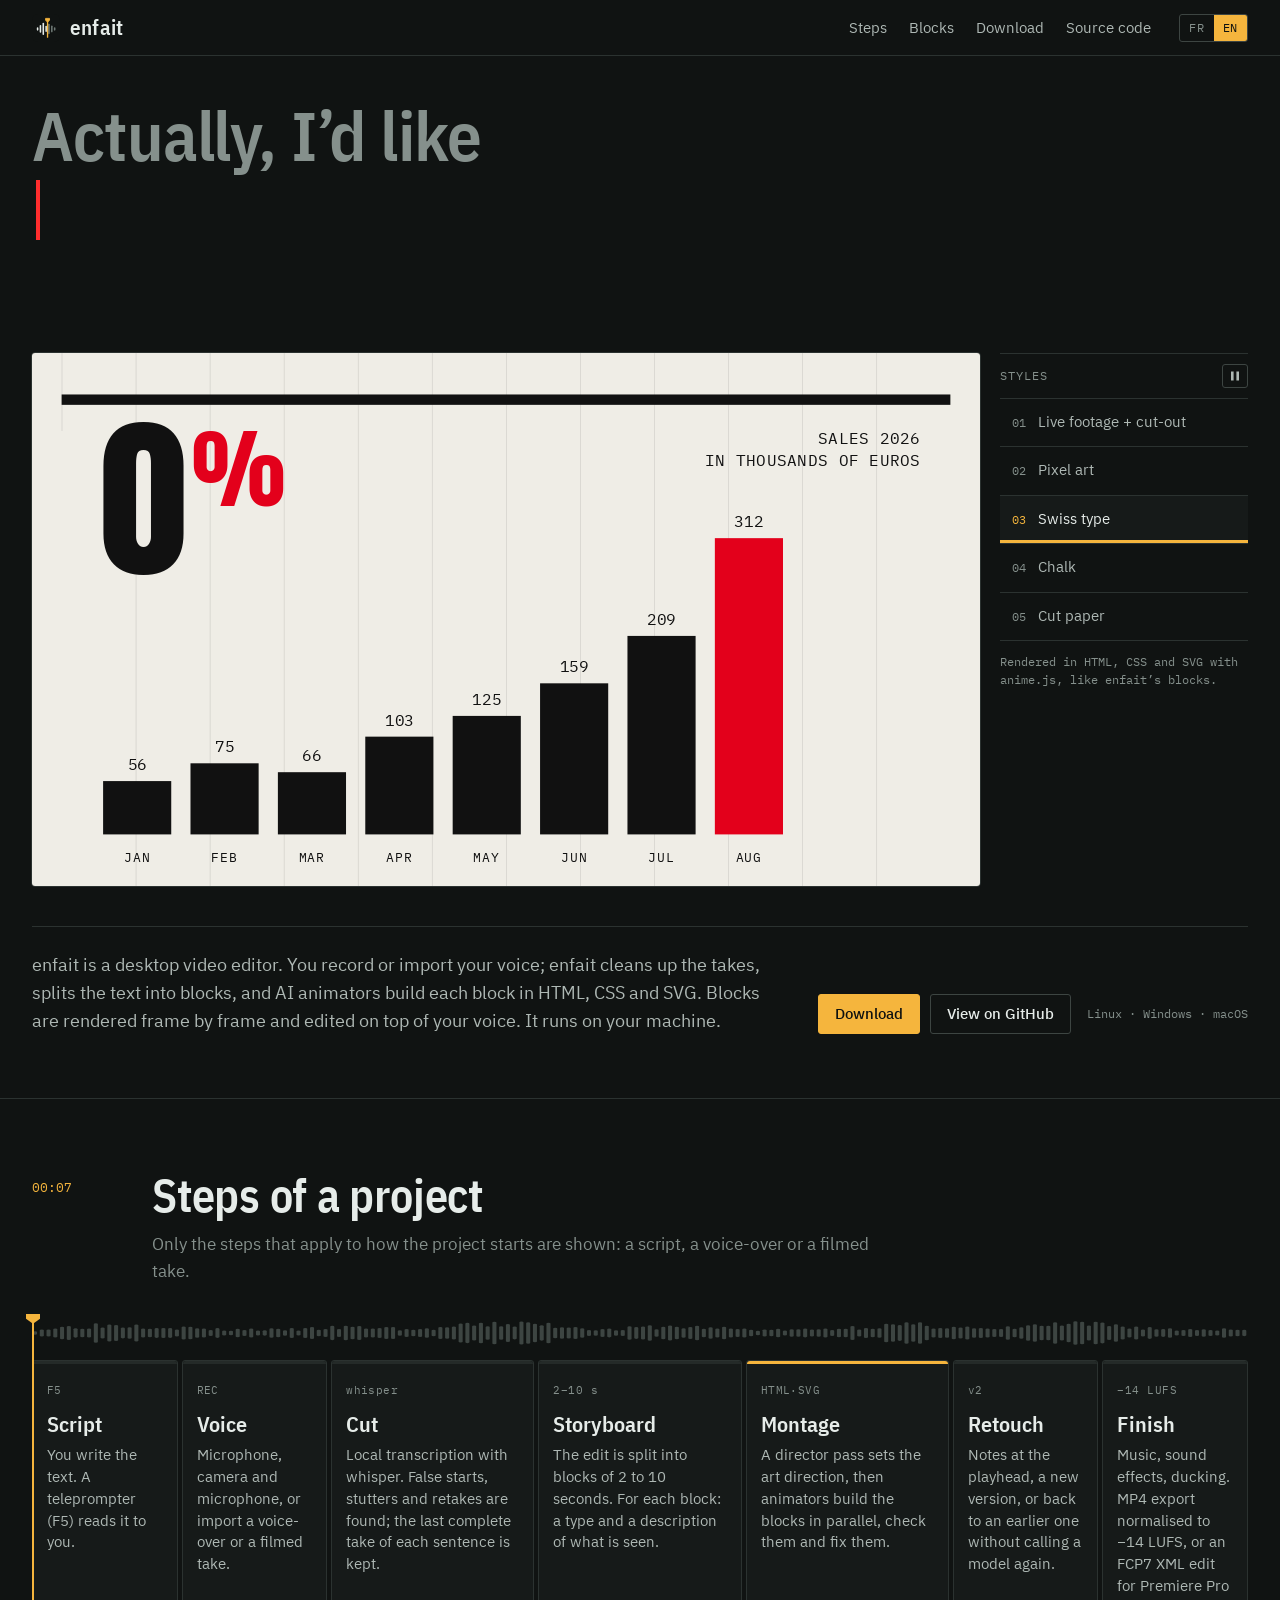
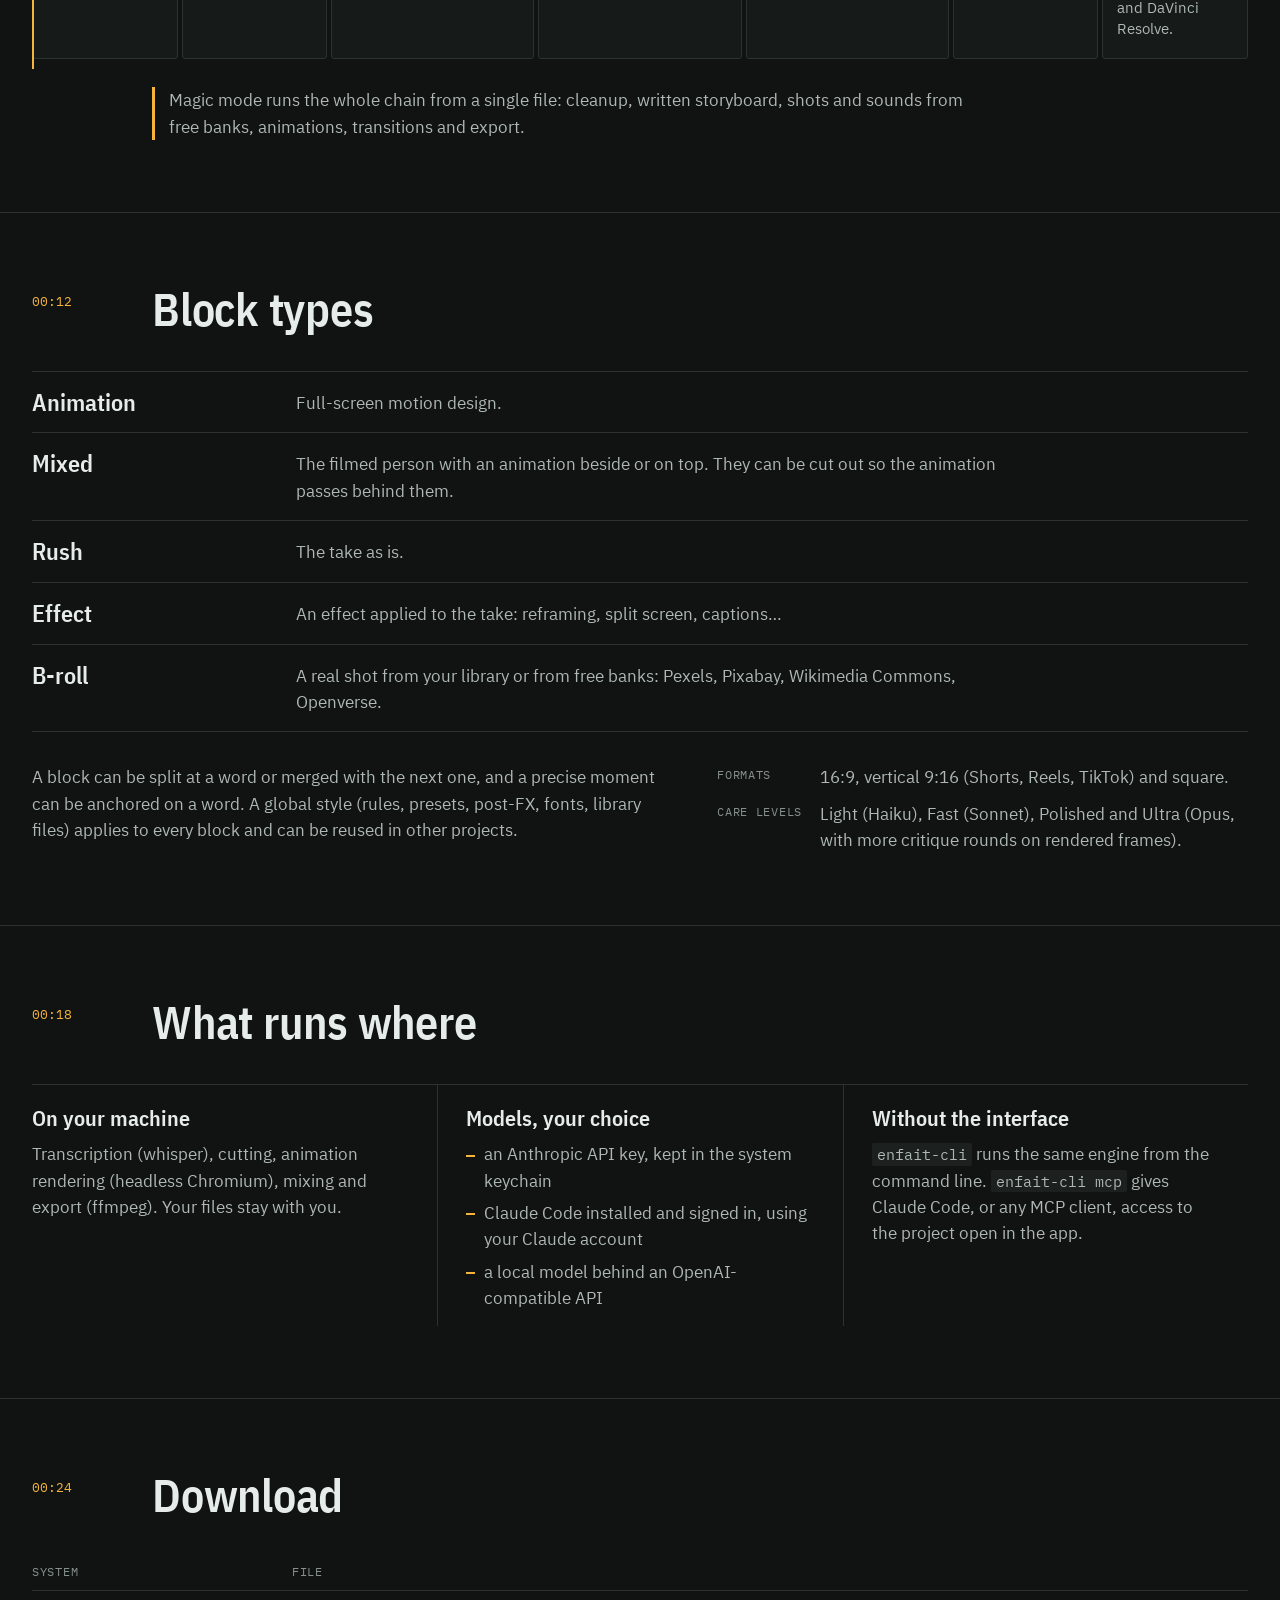
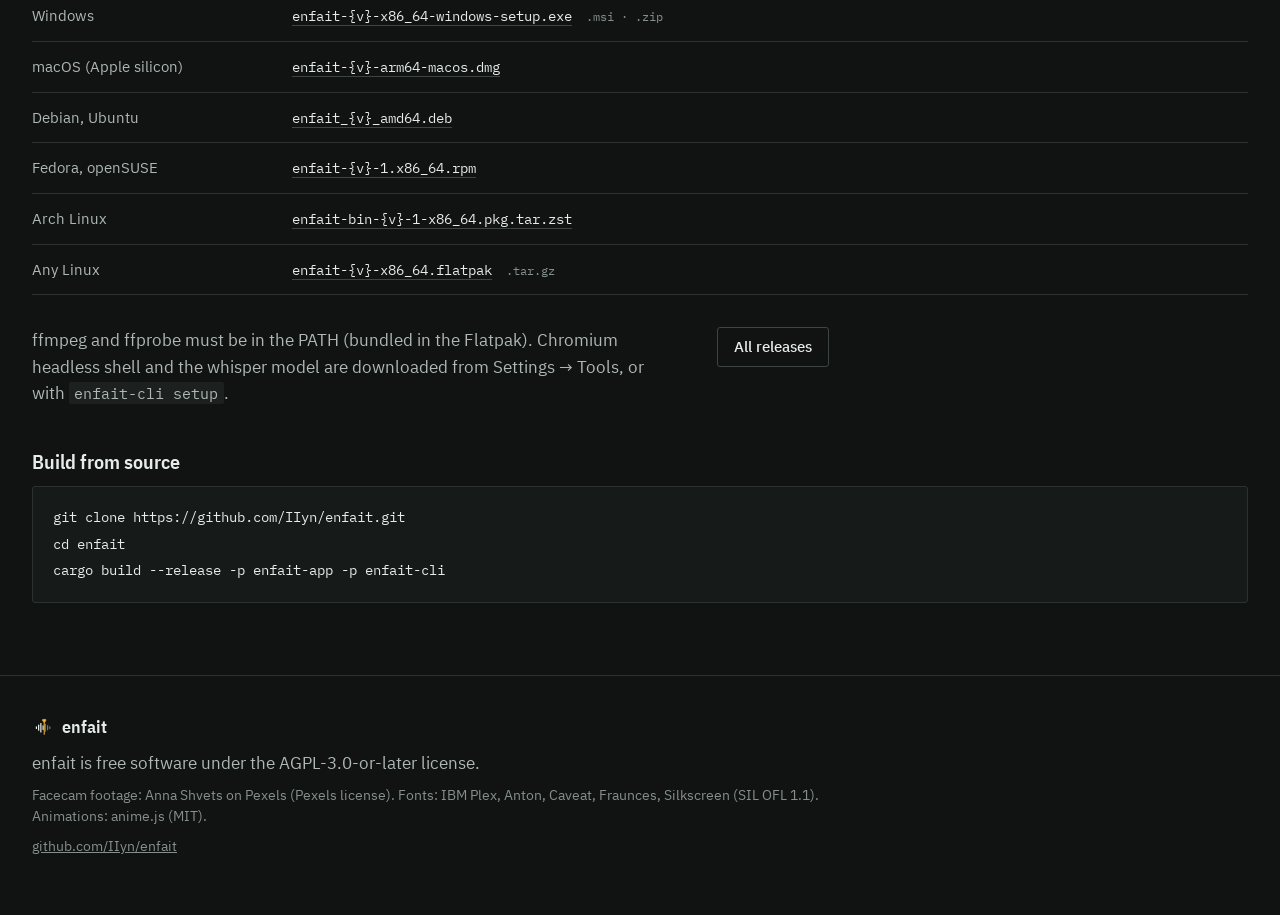
<file: index.html>
<!doctype html>
<html lang="fr">
<head>
  <meta charset="utf-8">
  <meta name="viewport" content="width=device-width, initial-scale=1">
  <title data-i18n="meta.title">enfait · montage vidéo et motion design sur votre machine</title>
  <meta name="description" data-i18n-attr="content:meta.desc" content="enfait est un logiciel de montage libre : il nettoie vos prises, découpe votre voix en blocs et fait animer chaque bloc en HTML, CSS et SVG. Linux, Windows, macOS.">
  <meta name="theme-color" content="#101312">
  <meta property="og:title" content="enfait">
  <meta property="og:image" content="media/facecam.jpg">
  <link rel="icon" href="favicon.svg" type="image/svg+xml">
  <link rel="preload" href="fonts/IBMPlexSansCondensed-SemiBold.woff2" as="font" type="font/woff2" crossorigin>
  <link rel="stylesheet" href="css/site.css">
</head>
<body>
  <header class="top">
    <a class="brand" href="#">
      <img src="icon.svg" alt="" width="28" height="28">
      <span>enfait</span>
    </a>
    <nav class="nav">
      <a href="#etapes" data-i18n="nav.steps">Étapes</a>
      <a href="#blocs" data-i18n="nav.blocks">Blocs</a>
      <a href="#telecharger" data-i18n="nav.install">Télécharger</a>
      <a href="https://github.com/IIyn/enfait" data-i18n="nav.source">Code source</a>
    </nav>
    <div class="lang" role="group" aria-label="Langue / Language">
      <button type="button" data-lang="fr">FR</button>
      <button type="button" data-lang="en">EN</button>
    </div>
  </header>

  <main>
    <section class="hero">
      <h1 class="ask">
        <span class="ask-lead" data-i18n="hero.lead">En fait je voudrais</span>
        <span class="ask-wish" aria-live="polite"><span class="wish-text">une pause, une souris qui me détoure, puis un bouton s’abonner</span><span class="caret" aria-hidden="true"></span></span>
      </h1>

      <div class="deck">
        <div class="stage" data-scene="0">
          <div class="frame"></div>
        </div>
        <div class="side">
          <div class="side-head">
            <span data-i18n="hero.styles">Styles</span>
            <button type="button" class="pause" aria-pressed="false" data-i18n-attr="aria-label:a11y.pause" aria-label="Mettre en pause le défilement">
              <svg viewBox="0 0 12 12" width="12" height="12" aria-hidden="true"><rect class="i-pause" x="2" y="1.5" width="2.6" height="9"/><rect class="i-pause" x="7.4" y="1.5" width="2.6" height="9"/><path class="i-play" d="M3 1.5v9l7.5-4.5z"/></svg>
            </button>
          </div>
          <ol class="styles">
            <li><button type="button" data-i="0"><span class="n">01</span><span class="name" data-i18n="s.0">Prise réelle + détourage</span><span class="bar"><i></i></span></button></li>
            <li><button type="button" data-i="1"><span class="n">02</span><span class="name" data-i18n="s.1">Pixel art</span><span class="bar"><i></i></span></button></li>
            <li><button type="button" data-i="2"><span class="n">03</span><span class="name" data-i18n="s.2">Typo suisse</span><span class="bar"><i></i></span></button></li>
            <li><button type="button" data-i="3"><span class="n">04</span><span class="name" data-i18n="s.3">Craie</span><span class="bar"><i></i></span></button></li>
            <li><button type="button" data-i="4"><span class="n">05</span><span class="name" data-i18n="s.4">Papier découpé</span><span class="bar"><i></i></span></button></li>
          </ol>
          <p class="credit" data-i18n="hero.credit1">Vidéo : Anna Shvets, Pexels. Curseur, détourage et effets en HTML/SVG.</p>
        </div>
      </div>

      <div class="intro">
        <p data-i18n="hero.about">enfait est un logiciel de montage vidéo pour ordinateur. Vous enregistrez ou importez votre voix ; enfait nettoie les prises, découpe le texte en blocs, et des animateurs IA construisent chaque bloc en HTML, CSS et SVG. Le rendu se fait image par image, puis tout est monté sur votre voix. Le logiciel tourne sur votre machine.</p>
        <div class="actions">
          <a class="btn btn-main" href="#telecharger" data-i18n="hero.get">Télécharger</a>
          <a class="btn" href="https://github.com/IIyn/enfait" data-i18n="hero.github">Voir sur GitHub</a>
          <span class="os">Linux · Windows · macOS</span>
        </div>
      </div>
    </section>

    <section class="sec" id="etapes">
      <header class="sec-head">
        <span class="tc">00:07</span>
        <h2 data-i18n="steps.title">Étapes d’un projet</h2>
        <p data-i18n="steps.note">Seules les étapes utiles selon le point de départ s’affichent : un texte, une voix off ou une prise filmée.</p>
      </header>
      <div class="track">
        <svg class="wave" preserveAspectRatio="none" aria-hidden="true"></svg>
        <div class="playhead" aria-hidden="true"></div>
        <ol class="clips">
          <li style="--w:2"><span class="k">F5</span><h3 data-i18n="st.1.t">Texte</h3><p data-i18n="st.1.d">Vous écrivez le texte. Un prompteur (F5) vous le lit.</p></li>
          <li style="--w:2"><span class="k">REC</span><h3 data-i18n="st.2.t">Voix</h3><p data-i18n="st.2.d">Micro, caméra et micro, ou import d’une voix off ou d’une prise filmée.</p></li>
          <li style="--w:3"><span class="k">whisper</span><h3 data-i18n="st.3.t">Coupe</h3><p data-i18n="st.3.d">Transcription locale avec whisper. Faux départs, bégaiements et reprises sont repérés ; la dernière prise complète de chaque phrase est gardée.</p></li>
          <li style="--w:3"><span class="k">2–10 s</span><h3 data-i18n="st.4.t">Storyboard</h3><p data-i18n="st.4.d">Le montage est découpé en blocs de 2 à 10 secondes. Pour chaque bloc : un type et une description de ce qu’on voit.</p></li>
          <li style="--w:3"><span class="k">HTML·SVG</span><h3 data-i18n="st.5.t">Montage</h3><p data-i18n="st.5.d">Une passe de direction fixe la direction artistique, puis les animateurs créent les blocs en parallèle, les vérifient et les corrigent.</p></li>
          <li style="--w:2"><span class="k">v2</span><h3 data-i18n="st.6.t">Retouches</h3><p data-i18n="st.6.d">Notes à la tête de lecture, nouvelle version, ou retour à une version précédente sans rappeler de modèle.</p></li>
          <li style="--w:2"><span class="k">−14 LUFS</span><h3 data-i18n="st.7.t">Finition</h3><p data-i18n="st.7.d">Musique, bruitages, ducking. Export MP4 normalisé à −14 LUFS, ou XML FCP7 pour Premiere Pro et DaVinci Resolve.</p></li>
        </ol>
      </div>
      <p class="magic" data-i18n="steps.magic">Le mode magique enchaîne tout à partir d’un seul fichier : nettoyage, storyboard écrit, plans et sons de banques libres, animations, transitions et export.</p>
    </section>

    <section class="sec" id="blocs">
      <header class="sec-head">
        <span class="tc">00:12</span>
        <h2 data-i18n="blocks.title">Types de bloc</h2>
      </header>
      <dl class="rows">
        <div><dt data-i18n="bk.1.t">Animation</dt><dd data-i18n="bk.1.d">Motion design plein écran.</dd></div>
        <div><dt data-i18n="bk.2.t">Mixte</dt><dd data-i18n="bk.2.d">La personne filmée, avec une animation à côté ou par-dessus. Elle peut être détourée pour que l’animation passe derrière elle.</dd></div>
        <div><dt data-i18n="bk.3.t">Rush</dt><dd data-i18n="bk.3.d">La prise telle quelle.</dd></div>
        <div><dt data-i18n="bk.4.t">Effet</dt><dd data-i18n="bk.4.d">Un effet appliqué à la prise : recadrage, écran partagé, sous-titres…</dd></div>
        <div><dt data-i18n="bk.5.t">Plan d’illustration</dt><dd data-i18n="bk.5.d">Un vrai plan tiré de votre bibliothèque ou de banques libres : Pexels, Pixabay, Wikimedia Commons, Openverse.</dd></div>
      </dl>
      <div class="split">
        <p data-i18n="blocks.more">Un bloc se coupe sur un mot ou se fusionne avec le suivant, et un moment précis peut être ancré sur un mot. Un style global (règles, préréglages, post-FX, polices, fichiers de la bibliothèque) s’applique à tous les blocs et se réutilise dans d’autres projets.</p>
        <dl class="facts">
          <dt data-i18n="fmt.t">Formats</dt><dd data-i18n="fmt.d">16:9, vertical 9:16 (Shorts, Reels, TikTok) et carré.</dd>
          <dt data-i18n="care.t">Niveaux de soin</dt><dd data-i18n="care.d">Léger (Haiku), Rapide (Sonnet), Soigné et Ultra (Opus, avec plus de passes de critique sur les images rendues).</dd>
        </dl>
      </div>
    </section>

    <section class="sec" id="calcul">
      <header class="sec-head">
        <span class="tc">00:18</span>
        <h2 data-i18n="run.title">Ce qui tourne où</h2>
      </header>
      <div class="cols">
        <div>
          <h3 data-i18n="run.local.t">Sur votre machine</h3>
          <p data-i18n="run.local.d">Transcription (whisper), coupe, rendu des animations (Chromium headless), mixage et export (ffmpeg). Vos fichiers restent chez vous.</p>
        </div>
        <div>
          <h3 data-i18n="run.models.t">Modèles, au choix</h3>
          <ul class="dash">
            <li data-i18n="run.m1">une clé API Anthropic, rangée dans le trousseau du système</li>
            <li data-i18n="run.m2">Claude Code installé et connecté, qui utilise votre compte Claude</li>
            <li data-i18n="run.m3">un modèle local derrière une API compatible OpenAI</li>
          </ul>
        </div>
        <div>
          <h3 data-i18n="run.cli.t">Sans interface</h3>
          <p data-i18n-html="run.cli.d"><code>enfait-cli</code> fait tourner le même moteur en ligne de commande. <code>enfait-cli mcp</code> donne à Claude Code, ou à tout client MCP, l’accès au projet ouvert dans l’application.</p>
        </div>
      </div>
    </section>

    <section class="sec" id="telecharger">
      <header class="sec-head">
        <span class="tc">00:24</span>
        <h2 data-i18n="install.title">Télécharger</h2>
        <p class="ver"></p>
      </header>
      <table class="dl">
        <thead><tr><th data-i18n="install.sys">Système</th><th data-i18n="install.file">Fichier</th></tr></thead>
        <tbody>
          <tr><td>Windows</td><td><a data-asset="enfait-{v}-x86_64-windows-setup.exe">enfait-{v}-x86_64-windows-setup.exe</a> <span class="alt">.msi · .zip</span></td></tr>
          <tr><td>macOS (Apple silicon)</td><td><a data-asset="enfait-{v}-arm64-macos.dmg">enfait-{v}-arm64-macos.dmg</a></td></tr>
          <tr><td>Debian, Ubuntu</td><td><a data-asset="enfait_{v}_amd64.deb">enfait_{v}_amd64.deb</a></td></tr>
          <tr><td>Fedora, openSUSE</td><td><a data-asset="enfait-{v}-1.x86_64.rpm">enfait-{v}-1.x86_64.rpm</a></td></tr>
          <tr><td>Arch Linux</td><td><a data-asset="enfait-bin-{v}-1-x86_64.pkg.tar.zst">enfait-bin-{v}-1-x86_64.pkg.tar.zst</a></td></tr>
          <tr><td data-i18n="install.any">Tout Linux</td><td><a data-asset="enfait-{v}-x86_64.flatpak">enfait-{v}-x86_64.flatpak</a> <span class="alt">.tar.gz</span></td></tr>
        </tbody>
      </table>
      <div class="split">
        <p data-i18n-html="install.req">Il faut ffmpeg et ffprobe dans le PATH (inclus dans le Flatpak). Chromium headless shell et le modèle whisper se téléchargent depuis Réglages → Outils, ou avec <code>enfait-cli setup</code>.</p>
        <a class="btn" href="https://github.com/IIyn/enfait/releases" data-i18n="install.all">Toutes les versions</a>
      </div>
      <h3 class="build" data-i18n="install.build">Compiler depuis les sources</h3>
      <pre class="code"><code>git clone https://github.com/IIyn/enfait.git
cd enfait
cargo build --release -p enfait-app -p enfait-cli</code></pre>
    </section>
  </main>

  <footer class="foot">
    <div class="foot-brand"><img src="icon.svg" alt="" width="22" height="22"> enfait</div>
    <p data-i18n="foot.license">enfait est un logiciel libre sous licence AGPL-3.0-or-later.</p>
    <p class="small" data-i18n="foot.credits">Vidéo facecam : Anna Shvets sur Pexels (licence Pexels). Polices : IBM Plex, Anton, Caveat, Fraunces, Silkscreen (SIL OFL 1.1). Animations : anime.js (MIT).</p>
    <p class="small"><a href="https://github.com/IIyn/enfait">github.com/IIyn/enfait</a></p>
  </footer>

  <script src="vendor/anime/anime.umd.min.js"></script>
  <script src="js/i18n.js"></script>
  <script src="js/scenes.js"></script>
  <script src="js/site.js"></script>
</body>
</html>
</file>
<file: css/site.css>
@font-face { font-family: "Plex Cond"; src: url(../fonts/IBMPlexSansCondensed-SemiBold.woff2) format("woff2"); font-weight: 600; font-display: swap; }
@font-face { font-family: "Plex"; src: url(../fonts/IBMPlexSans-Regular.woff2) format("woff2"); font-weight: 400; font-display: swap; }
@font-face { font-family: "Plex"; src: url(../fonts/IBMPlexSans-Medium.woff2) format("woff2"); font-weight: 500; font-display: swap; }
@font-face { font-family: "Plex Mono"; src: url(../fonts/IBMPlexMono-Regular.woff2) format("woff2"); font-weight: 400; font-display: swap; }
@font-face { font-family: "Anton"; src: url(../fonts/Anton-Regular.woff2) format("woff2"); font-display: swap; }
@font-face { font-family: "Caveat"; src: url(../fonts/Caveat-Variable.woff2) format("woff2"); font-weight: 400 700; font-display: swap; }
@font-face { font-family: "Fraunces"; src: url(../fonts/Fraunces-VariableItalic.woff2) format("woff2"); font-style: italic; font-weight: 100 900; font-display: swap; }
@font-face { font-family: "Silkscreen"; src: url(../fonts/Silkscreen-Regular.woff2) format("woff2"); font-display: swap; }

:root {
  --bg: #101312;
  --bg-2: #161A19;
  --bg-3: #1C211F;
  --bg-4: #242A28;
  --line: #2B3230;
  --line-2: #3D4542;
  --tx: #E6ECE9;
  --tx-2: #AEB8B4;
  --tx-3: #85908C;
  --acc: #F5B53D;
  --on-acc: #0E1110;
  --gut: 32px;
  --max: 1360px;
  --hold: 7000ms;
  color-scheme: dark;
}

* { box-sizing: border-box; }
html { -webkit-text-size-adjust: 100%; scroll-behavior: smooth; }
@media (prefers-reduced-motion: reduce) { html { scroll-behavior: auto; } }
body {
  margin: 0;
  background: var(--bg);
  color: var(--tx);
  font: 400 17px/1.55 "Plex", system-ui, sans-serif;
  overflow-x: hidden;
}
a { color: inherit; }
code { font-family: "Plex Mono", ui-monospace, monospace; font-size: .9em; background: var(--bg-3); padding: .08em .35em; border-radius: 2px; }
h1, h2, h3 { margin: 0; font-weight: 600; }
::selection { background: var(--acc); color: var(--on-acc); }
:focus-visible { outline: 2px solid var(--acc); outline-offset: 2px; }

/* Top bar ------------------------------------------------------------ */
.top {
  position: sticky; top: 0; z-index: 20;
  display: flex; align-items: center; gap: 28px;
  height: 56px; padding: 0 var(--gut);
  background: var(--bg);
  border-bottom: 1px solid var(--line);
}
.brand { display: flex; align-items: center; gap: 10px; text-decoration: none; font: 600 21px/1 "Plex Cond", sans-serif; letter-spacing: .01em; }
.nav { display: flex; gap: 22px; margin-left: auto; }
.nav a { color: var(--tx-2); text-decoration: none; font-size: 15px; }
.nav a:hover { color: var(--tx); }
.lang { display: flex; border: 1px solid var(--line-2); border-radius: 3px; overflow: hidden; }
.lang button {
  font: 400 12px/1 "Plex Mono", monospace; letter-spacing: .06em;
  color: var(--tx-3); background: none; border: 0; padding: 7px 9px; cursor: pointer;
}
.lang button[aria-pressed="true"] { background: var(--acc); color: var(--on-acc); }

/* Hero --------------------------------------------------------------- */
.hero { max-width: var(--max); margin: 0 auto; padding: 44px var(--gut) 64px; }
.ask {
  --fs: clamp(34px, 5.4vw, 80px);
  font: 600 var(--fs)/1.02 "Plex Cond", sans-serif;
  letter-spacing: -.012em;
  margin-bottom: 30px;
}
.ask-lead { display: block; color: var(--tx-3); }
.ask-wish { display: block; height: calc(var(--fs) * 2.2); max-width: 22em; }
.caret {
  display: inline-block; width: .06em; height: .86em; margin-left: .06em;
  background: var(--acc); vertical-align: -.06em;
  animation: blink 1s steps(1) infinite;
}
@keyframes blink { 50% { opacity: 0; } }

/* The end of the sentence takes the look of the render it asks for. */
.ask-wish[data-style="0"] .wish-text { color: var(--tx); }
.ask-wish[data-style="0"] .wish-text { background: linear-gradient(var(--acc), var(--acc)) 0 92% / 100% .09em no-repeat; }
.ask-wish[data-style="1"] { font-family: "Silkscreen", monospace; font-weight: 400; font-size: .74em; line-height: 1.32; letter-spacing: 0; }
.ask-wish[data-style="1"] .wish-text { color: #FFEC27; text-shadow: .07em .07em 0 #FF004D; }
.ask-wish[data-style="2"] { font-family: "Anton", sans-serif; font-weight: 400; text-transform: uppercase; letter-spacing: .005em; line-height: 1.06; }
.ask-wish[data-style="2"] .wish-text { color: #F2F0EA; }
.ask-wish[data-style="2"] .caret { background: #FF2D2D; }
.ask-wish[data-style="3"] { font-family: "Caveat", cursive; font-weight: 600; font-size: 1.12em; line-height: .98; letter-spacing: .005em; }
.ask-wish[data-style="3"] .wish-text { color: #EEF0E6; text-shadow: 0 0 1px rgba(238,240,230,.6), .02em .01em 0 rgba(238,240,230,.18); }
.ask-wish[data-style="4"] { font-family: "Fraunces", serif; font-style: italic; font-weight: 600; letter-spacing: -.01em; }
.ask-wish[data-style="4"] .wish-text { color: #E9D3AE; }
.ask-wish[data-style="4"] .wish-text .w { display: inline-block; white-space: nowrap; }
.ask-wish[data-style="4"] .wish-text .w span { display: inline-block; }

.deck { display: grid; grid-template-columns: minmax(0, 1fr) 248px; gap: 20px; align-items: start; }
.stage {
  position: relative; aspect-ratio: 16 / 9; overflow: hidden;
  background: #000; border-radius: 3px;
  outline: 1px solid var(--line);
}
.frame { position: absolute; left: 0; top: 0; width: 1280px; height: 720px; transform-origin: 0 0; overflow: hidden; }
.frame > * { position: absolute; }

.side { border-top: 1px solid var(--line); }
.side-head {
  display: flex; align-items: center; justify-content: space-between;
  padding: 10px 0; color: var(--tx-3);
  font: 400 12px/1 "Plex Mono", monospace; letter-spacing: .08em; text-transform: uppercase;
}
.pause { background: none; border: 1px solid var(--line-2); border-radius: 3px; color: var(--tx-2); padding: 5px 6px; cursor: pointer; display: grid; }
.pause svg { fill: currentColor; }
.pause .i-play { display: none; }
.pause[aria-pressed="true"] .i-pause { display: none; }
.pause[aria-pressed="true"] .i-play { display: block; }
.styles { list-style: none; margin: 0; padding: 0; }
.styles button {
  position: relative; display: flex; gap: 12px; align-items: baseline;
  width: 100%; padding: 13px 12px 15px; text-align: left; cursor: pointer;
  background: none; color: var(--tx-2); border: 0; border-top: 1px solid var(--line);
  font: 400 15px/1.3 "Plex", sans-serif;
}
.styles li:last-child button { border-bottom: 1px solid var(--line); }
.styles button:hover { color: var(--tx); background: var(--bg-2); }
.styles .n { font: 400 12px/1 "Plex Mono", monospace; color: var(--tx-3); }
.styles .is-active { background: var(--bg-2); color: var(--tx); }
.styles .is-active .n { color: var(--acc); }
.styles .bar { position: absolute; left: 0; right: 0; bottom: 0; height: 3px; background: transparent; }
.styles .bar i { display: block; height: 100%; width: 0; background: var(--acc); }
.styles .is-active .bar { background: var(--bg-4); }
.styles .is-active .bar i { animation: cooldown var(--hold) linear forwards; }
.hero.is-paused .styles .bar i { animation-play-state: paused; }
@keyframes cooldown { from { width: 0; } to { width: 100%; } }
.credit { margin: 12px 0 0; color: var(--tx-3); font: 400 12px/1.5 "Plex Mono", monospace; }

.intro {
  display: grid; grid-template-columns: minmax(0, 1fr) auto; gap: 24px 48px; align-items: end;
  margin-top: 40px; padding-top: 24px; border-top: 1px solid var(--line);
}
.intro p { margin: 0; max-width: 46em; color: var(--tx-2); font-size: 18px; }
.actions { display: flex; flex-wrap: wrap; gap: 10px; align-items: center; }
.os { font: 400 12px/1 "Plex Mono", monospace; color: var(--tx-3); margin-left: 6px; }
.btn {
  display: inline-block; padding: 10px 16px; border-radius: 3px;
  border: 1px solid var(--line-2); text-decoration: none;
  font: 500 15px/1.2 "Plex", sans-serif; color: var(--tx); white-space: nowrap;
}
.btn:hover { border-color: var(--tx-3); }
.btn-main { background: var(--acc); border-color: var(--acc); color: var(--on-acc); }
.btn-main:hover { background: #F8C765; border-color: #F8C765; }

/* Sections ----------------------------------------------------------- */
.sec { max-width: var(--max); margin: 0 auto; padding: 72px var(--gut); border-top: 1px solid var(--line); }
.sec-head { display: grid; grid-template-columns: 96px minmax(0, 1fr); gap: 4px 24px; margin-bottom: 36px; }
.sec-head .tc { font: 400 13px/2.6 "Plex Mono", monospace; color: var(--acc); }
.sec-head h2 { font: 600 clamp(30px, 3.6vw, 46px)/1.08 "Plex Cond", sans-serif; letter-spacing: -.005em; }
.sec-head p { grid-column: 2; margin: 6px 0 0; color: var(--tx-3); max-width: 44em; }
.sec-head .ver { font-family: "Plex Mono", monospace; font-size: 13px; }

/* Steps as clips on a timeline */
.track { position: relative; padding-top: 40px; }
.wave { position: absolute; left: 0; right: 0; top: 0; width: 100%; height: 26px; }
.wave rect { fill: var(--line-2); transition: fill .2s; }
.wave rect.lit { fill: var(--tx-2); }
.playhead {
  --p: 0;
  position: absolute; top: -6px; bottom: -10px; width: 2px; background: var(--acc);
  left: calc(var(--p) * 100%); z-index: 2; pointer-events: none;
}
.playhead::before {
  content: ""; position: absolute; top: 0; left: -6px; width: 14px; height: 10px;
  background: var(--acc); clip-path: polygon(0 0, 100% 0, 100% 50%, 50% 100%, 0 50%);
}
.clips { list-style: none; margin: 0; padding: 0; display: flex; gap: 4px; }
.clips li {
  flex: var(--w) 1 0; min-width: 0;
  background: var(--bg-2); border: 1px solid var(--line); border-radius: 3px;
  padding: 14px 14px 18px; position: relative;
}
.clips li::before { content: ""; position: absolute; left: 0; right: 0; top: 0; height: 3px; background: var(--bg-4); border-radius: 3px 3px 0 0; }
.clips li:nth-child(5)::before { background: var(--acc); }
.clips .k { font: 400 11px/1 "Plex Mono", monospace; color: var(--tx-3); letter-spacing: .04em; }
.clips h3 { font: 600 22px/1.15 "Plex Cond", sans-serif; margin: 10px 0 8px; }
.clips p { margin: 0; font-size: 14.5px; line-height: 1.5; color: var(--tx-2); }
.magic { margin: 28px 0 0 120px; max-width: 48em; color: var(--tx-2); padding-left: 14px; border-left: 3px solid var(--acc); }

/* Block types */
.rows { margin: 0; }
.rows > div { display: grid; grid-template-columns: 240px minmax(0, 1fr); gap: 24px; padding: 16px 0; border-top: 1px solid var(--line); }
.rows > div:last-child { border-bottom: 1px solid var(--line); }
.rows dt { font: 600 24px/1.2 "Plex Cond", sans-serif; }
.rows dd { margin: 0; color: var(--tx-2); max-width: 44em; padding-top: 2px; }
.split { display: grid; grid-template-columns: minmax(0, 1.2fr) minmax(0, 1fr); gap: 48px; margin-top: 32px; align-items: start; }
.split > p { margin: 0; color: var(--tx-2); }
.split > .btn { justify-self: start; }
.facts { margin: 0; display: grid; grid-template-columns: auto 1fr; gap: 10px 18px; }
.facts dt { font: 400 12px/1.9 "Plex Mono", monospace; color: var(--tx-3); text-transform: uppercase; letter-spacing: .06em; }
.facts dd { margin: 0; color: var(--tx-2); }

/* What runs where */
.cols { display: grid; grid-template-columns: repeat(3, minmax(0, 1fr)); gap: 0; border-top: 1px solid var(--line); }
.cols > div { padding: 20px 28px 8px 0; }
.cols > div + div { padding-left: 28px; border-left: 1px solid var(--line); }
.cols h3 { font: 600 22px/1.2 "Plex Cond", sans-serif; margin-bottom: 10px; }
.cols p { margin: 0; color: var(--tx-2); }
.dash { list-style: none; margin: 0; padding: 0; color: var(--tx-2); }
.dash li { padding-left: 18px; position: relative; margin-bottom: 6px; }
.dash li::before { content: ""; position: absolute; left: 0; top: .78em; width: 9px; height: 2px; background: var(--acc); }

/* Download */
.dl { width: 100%; border-collapse: collapse; font-size: 15px; }
.dl th { text-align: left; font: 400 12px/1 "Plex Mono", monospace; color: var(--tx-3); text-transform: uppercase; letter-spacing: .06em; padding: 0 0 12px; }
.dl td { padding: 13px 0; border-top: 1px solid var(--line); vertical-align: baseline; }
.dl tr:last-child td { border-bottom: 1px solid var(--line); }
.dl td:first-child { width: 260px; color: var(--tx-2); padding-right: 20px; }
.dl a { font-family: "Plex Mono", monospace; font-size: 14px; text-decoration: none; border-bottom: 1px solid var(--line-2); word-break: break-all; }
.dl a:hover { color: var(--acc); border-color: var(--acc); }
.dl .alt { font: 400 12px "Plex Mono", monospace; color: var(--tx-3); margin-left: 10px; }
.build { font: 600 20px/1.2 "Plex Cond", sans-serif; margin: 44px 0 12px; }
.code { margin: 0; padding: 18px 20px; background: var(--bg-2); border: 1px solid var(--line); border-radius: 3px; overflow-x: auto; }
.code code { background: none; padding: 0; font-size: 14px; line-height: 1.7; color: var(--tx); }

/* Footer */
.foot { max-width: var(--max); margin: 0 auto; padding: 40px var(--gut) 56px; border-top: 1px solid var(--line); color: var(--tx-2); }
.foot p { margin: 8px 0 0; max-width: 60em; }
.foot .small { font-size: 14px; color: var(--tx-3); }
.foot-brand { display: flex; align-items: center; gap: 8px; color: var(--tx); font: 600 18px/1 "Plex Cond", sans-serif; margin-bottom: 12px; }

/* Scene 1: footage, pause, cut-out, subscribe ------------------------ */
.s1-shot, .s1-video, .s1-still, .s1-dim, .s1-cut, .s1-fx { position: absolute; inset: 0; width: 100%; height: 100%; }
.s1-still { opacity: 0; }
.is-frozen .s1-still { opacity: 1; }
.s1-video { object-fit: cover; }
.s1-dim { background: #050706; opacity: 0; }
.s1-cut { opacity: 0; }
.is-cut .s1-cut { opacity: 1; filter: brightness(1.08) saturate(1.1); }
.s1-fx { overflow: visible; }
.s1-line, .s1-glow { fill: none; stroke: #F5B53D; stroke-linejoin: round; stroke-linecap: round; }
.s1-line { stroke-width: 5; }
.s1-glow { stroke-width: 22; opacity: .28; filter: blur(8px); }
.s1-ring { fill: none; stroke: #F5B53D; opacity: 0; }
.s1-paused { left: 580px; top: 300px; width: 120px; height: 120px; border-radius: 50%; background: rgba(0,0,0,.55); display: flex; align-items: center; justify-content: center; gap: 16px; opacity: 0; }
.s1-paused i { width: 14px; height: 46px; background: #fff; border-radius: 2px; }
.s1-cursor { left: -100px; top: 690px; filter: drop-shadow(0 6px 8px rgba(0,0,0,.45)); }
.s1-cursor svg { display: block; transform-origin: 9px 6px; }
.s1-sub {
  left: 40px; top: 44px; opacity: 0;
  display: flex; align-items: center; gap: 16px;
  padding: 14px 18px 14px 14px; border-radius: 16px;
  background: rgba(14,17,16,.82); color: #fff;
  font: 500 24px/1.15 "Plex", sans-serif;
}
.s1-avatar { width: 56px; height: 56px; border-radius: 50%; background: #F5B53D url(../icon.svg) center / 34px no-repeat; }
.s1-chan { display: flex; flex-direction: column; width: 170px; }
.s1-chan b { font-weight: 600; }
.s1-chan small { font-size: 17px; color: #AEB6B2; }
.s1-btn { position: relative; display: grid; width: 168px; padding: 12px 0; border-radius: 999px; background: #E5262A; color: #fff; font-weight: 600; }
.s1-btn > span { grid-area: 1 / 1; text-align: center; }
.s1-done { visibility: hidden; }
.is-sub .s1-btn { background: #3A403E; color: #E6ECE9; }
.is-sub .s1-label { visibility: hidden; }
.is-sub .s1-done { visibility: visible; }
.s1-bell { flex: none; fill: #fff; opacity: 0; transform-origin: 50% 12%; margin-left: -4px; }

/* Scene 2: pixel art */
.stage[data-scene="1"] { background: #000; }
.s2-canvas { inset: 0; width: 100%; height: 100%; image-rendering: pixelated; image-rendering: crisp-edges; }
.s2-count {
  left: 0; right: 0; top: 150px; text-align: center;
  font: 400 120px/1 "Silkscreen", monospace; color: #FFF1E8; text-shadow: 10px 10px 0 #1D2B53;
}
.s2-count.is-go { color: #FFEC27; text-shadow: 10px 10px 0 #FF004D; font-size: 104px; }

/* Scene 3: Swiss type */
.stage[data-scene="2"] .frame { background: #EFEDE6; }
.s3-grid { inset: 0; display: grid; grid-template-columns: repeat(12, 1fr); padding: 0 40px; }
.s3-grid i { position: relative; border-left: 1px solid rgba(17,17,17,.12); transform-origin: top; }
.s3-rule { left: 40px; right: 40px; top: 56px; height: 14px; background: #111; transform-origin: left; }
.s3-label { right: 80px; top: 100px; text-align: right; font: 400 22px/1.35 "Plex Mono", monospace; color: #111; text-transform: uppercase; letter-spacing: .04em; }
.s3-big { left: 92px; top: 96px; display: flex; align-items: flex-start; font: 400 238px/.86 "Anton", sans-serif; color: #111; letter-spacing: -.01em; }
.s3-pct { color: #E3001B; font-size: .5em; margin-left: 8px; line-height: 1; }
.s3-bars { inset: 0; }
.s3-bar { position: absolute; bottom: 70px; background: #111; transform-origin: bottom; }
.s3-bar.is-last { background: #E3001B; }
.s3-bar b { position: absolute; left: 0; right: 0; top: -34px; text-align: center; font: 400 22px/1 "Plex Mono", monospace; color: #111; }
.s3-month { position: absolute; bottom: 30px; text-align: center; font: 400 18px/1 "Plex Mono", monospace; color: #111; letter-spacing: .06em; }
.s3-line { inset: 0; width: 100%; height: 100%; }
.s3-line polyline { fill: none; stroke: #E3001B; stroke-width: 6; stroke-linejoin: round; stroke-linecap: square; transform: translateY(-62px); }

/* Scene 4: chalk */
.stage[data-scene="3"] .frame { background: radial-gradient(120% 90% at 40% 40%, #24443A 0%, #1A3129 60%, #142620 100%); }
.s4-svg { inset: 0; width: 100%; height: 100%; }
.s4-word { left: 900px; top: 200px; font: 700 96px/1 "Caveat", cursive; color: #EEF0E6; rotate: -7deg; opacity: 0; text-shadow: 0 0 2px rgba(238,240,230,.5); }

/* Scene 5: cut paper */
.stage[data-scene="4"] .frame { background: #D8BE94; }
.s5-svg { inset: 0; width: 100%; height: 100%; }
.s5-svg .s5-sun, .s5-svg .s5-cup, .s5-svg .s5-saucer, .s5-svg .s5-table { transform-box: fill-box; transform-origin: center; }
.s5-tag {
  left: 150px; top: 150px; opacity: 0;
  padding: 14px 26px 16px; background: #F6F1E7; color: #2E2016;
  font: italic 600 44px/1 "Fraunces", serif;
  box-shadow: 4px 6px 0 rgba(58,38,20,.25);
}

/* Small screens ------------------------------------------------------ */
@media (max-width: 1080px) {
  .deck { grid-template-columns: 1fr; }
  .styles { display: grid; grid-template-columns: repeat(5, minmax(0, 1fr)); }
  .styles button { flex-direction: column; gap: 6px; border-bottom: 1px solid var(--line); padding: 12px 10px 14px; font-size: 14px; }
  .styles li + li button { border-left: 1px solid var(--line); }
  .side { border-top: 0; }
  .clips { flex-wrap: wrap; }
  .clips li { flex: 1 1 calc(33% - 4px); }
  .cols { grid-template-columns: 1fr; }
  .cols > div + div { padding-left: 0; border-left: 0; border-top: 1px solid var(--line); }
}
@media (max-width: 720px) {
  :root { --gut: 16px; }
  .nav { display: none; }
  .lang { margin-left: auto; }
  .hero { padding-top: 28px; }
  .ask-wish { height: calc(var(--fs) * 3.3); }
  .styles { grid-template-columns: repeat(5, minmax(0, 1fr)); }
  .styles .name { display: none; }
  .styles button { align-items: center; }
  .styles .is-active .name { display: none; }
  .intro { grid-template-columns: 1fr; }
  .sec { padding: 52px var(--gut); }
  .sec-head { grid-template-columns: 1fr; }
  .sec-head p { grid-column: 1; }
  .clips { flex-direction: column; }
  .clips li { flex: none; }
  .wave, .playhead { display: none; }
  .track { padding-top: 0; }
  .magic { margin-left: 0; }
  .rows > div { grid-template-columns: 1fr; gap: 4px; }
  .split { grid-template-columns: 1fr; gap: 24px; }
  .dl td:first-child { width: auto; }
  .dl td { display: block; border-top: 0; padding: 4px 0; }
  .dl td:first-child { border-top: 1px solid var(--line); padding-top: 12px; }
  .dl tr:last-child td { border-bottom: 0; }
  .dl thead { display: none; }
}
</file>
